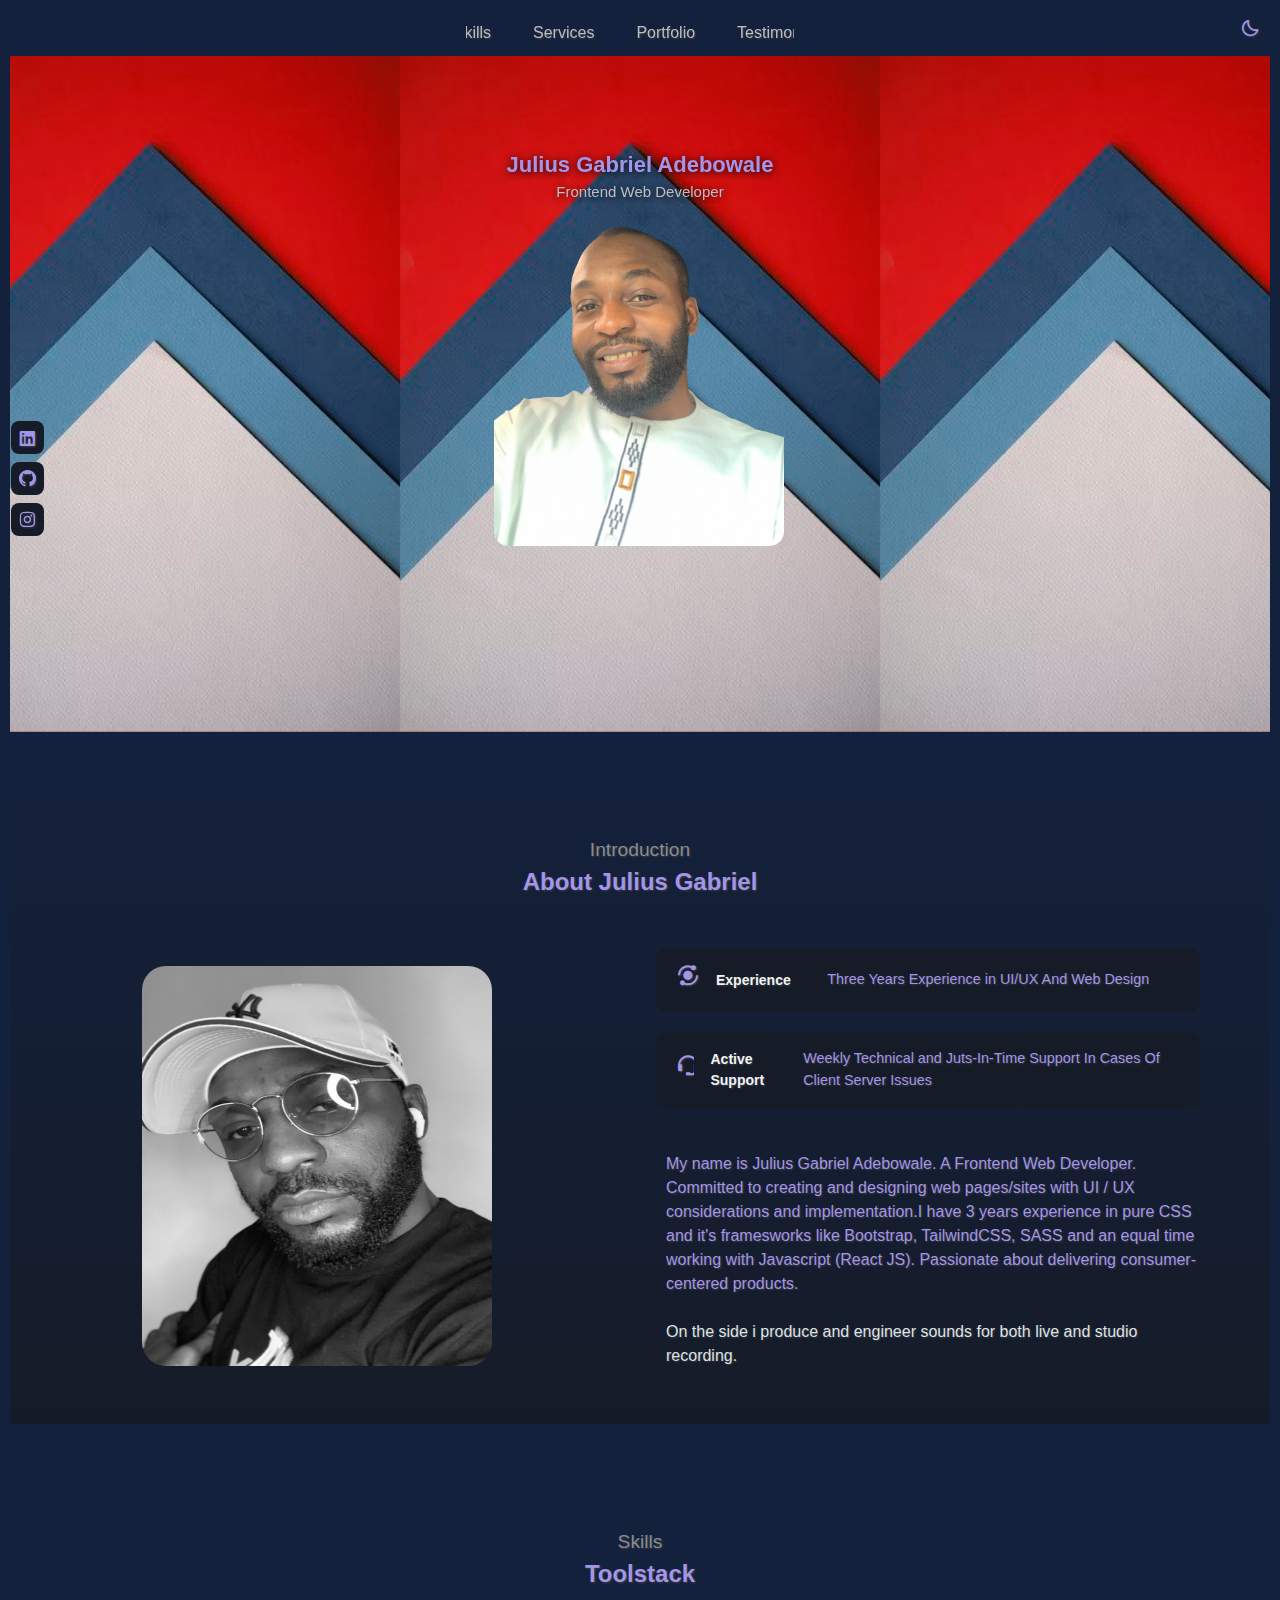
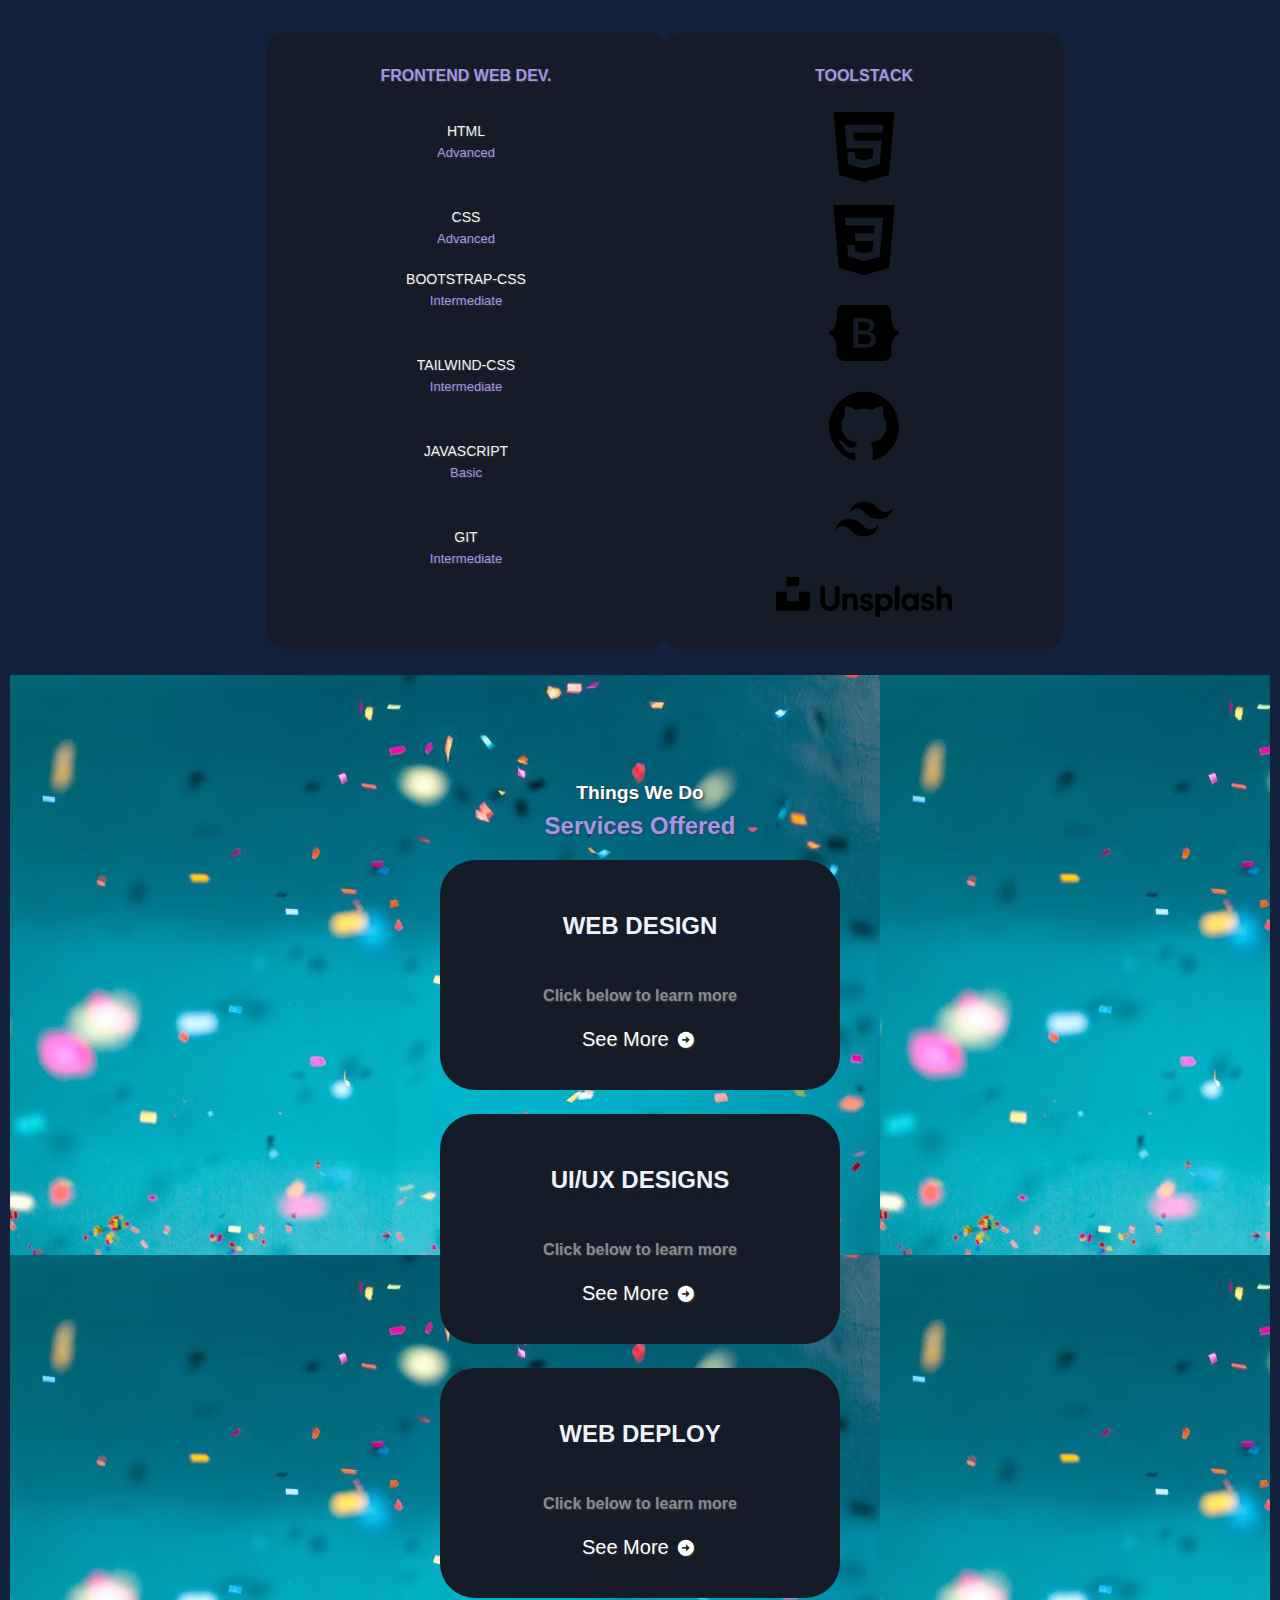
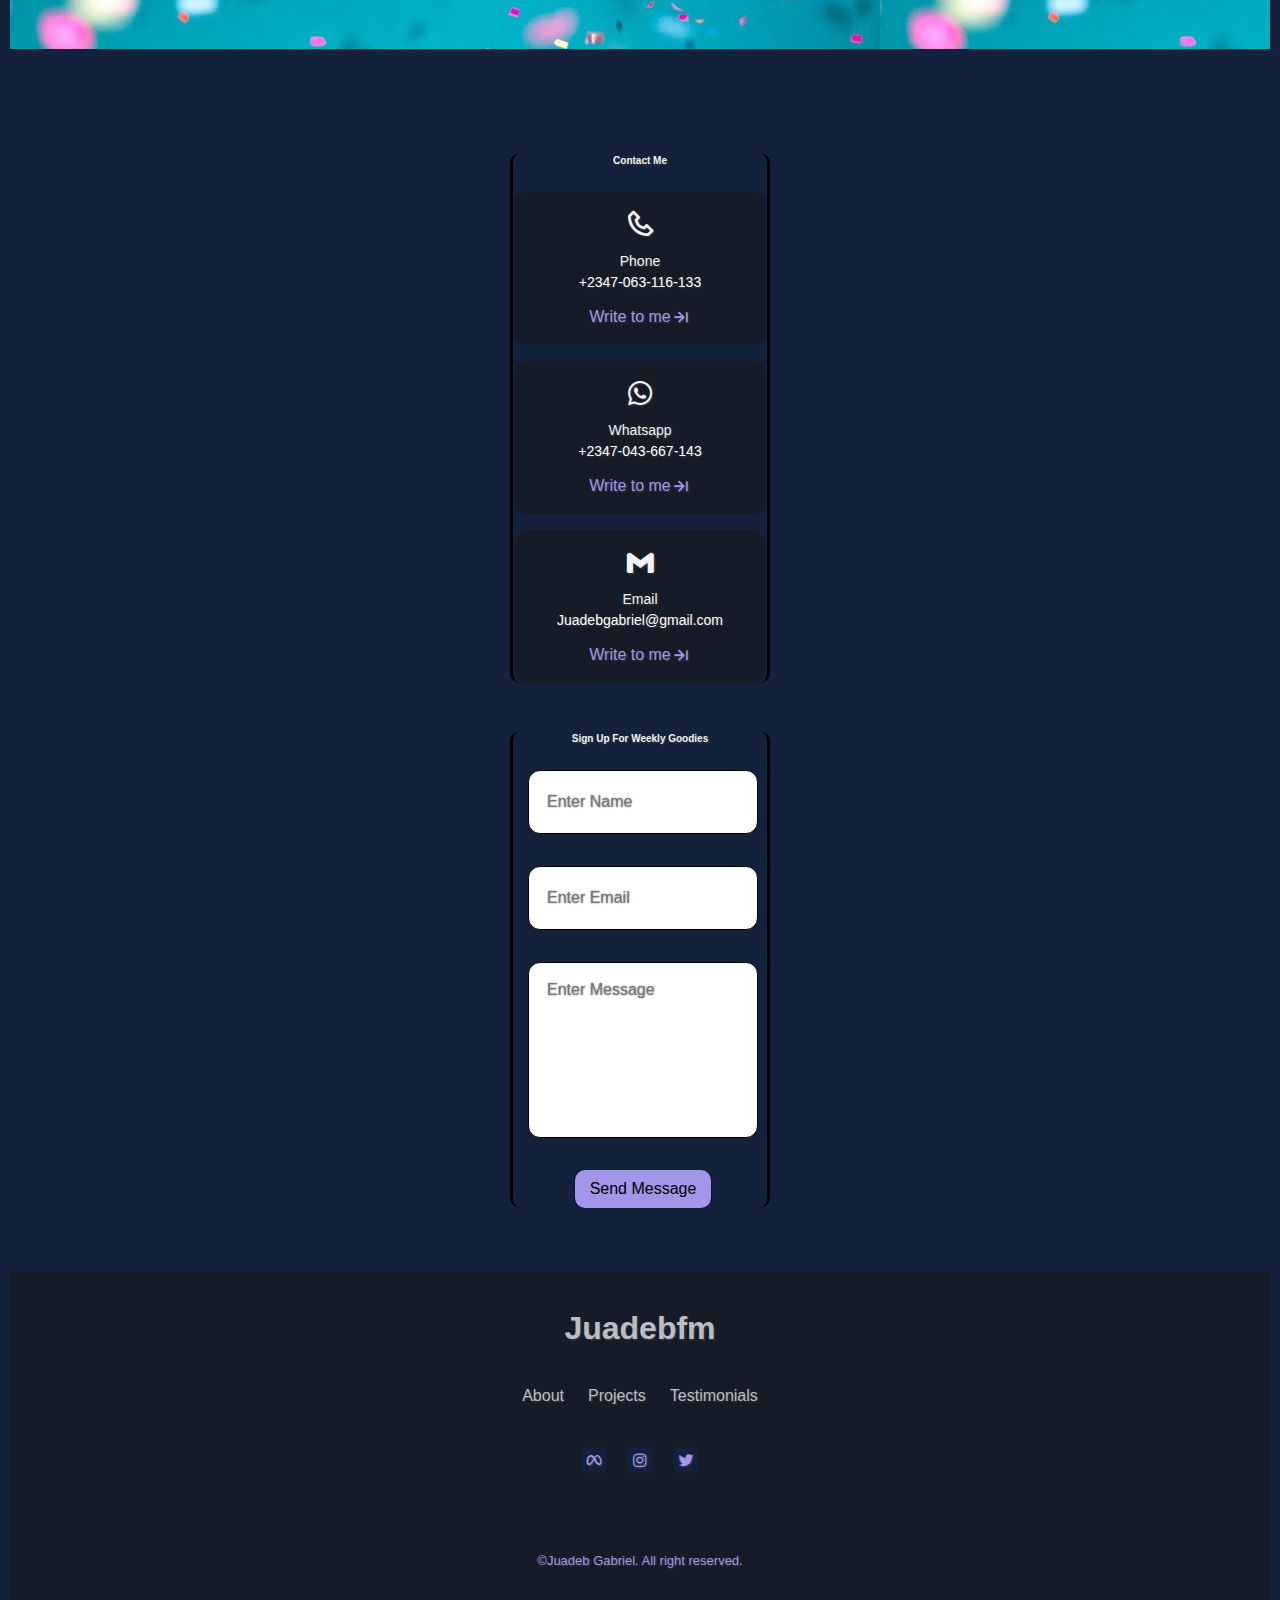
<file: 230622/index.html>
<!DOCTYPE html>
<html lang="en">
<head>
    <meta charset="UTF-8">
    <meta http-equiv="X-UA-Compatible" content="IE=edge">
    <meta name="viewport" content="width=device-width, initial-scale=1.0">
    <title>Juadebfm</title>
    <!-- SWIPER CSS LINKED BELOW -->
    <link
    rel="stylesheet"
    href="https://unpkg.com/swiper@8/swiper-bundle.min.css"/>
    <!-- LINK CSS FILE BELOW -->
    <link rel="stylesheet" href="/230622/CSS/style.css">
    <!-- SHORTCUT ICON LINK -->
    <link rel="shortcut icon" href="/230622/img/favicon.png">
    <!-- IMPORTED BOXICONS FOR ICONS AND DIALS -->
    <link href='https://unpkg.com/boxicons@2.1.2/css/boxicons.min.css' rel='stylesheet'>
</head>
<body>
<!--HEADER & NAV SECTION-->
<header class="header" id="header">
    <nav class="nav container">
           <a href="#" 
           class="nav-logo">
           <img src="/230622/img/logo.png" 
           class="nav-logo-icon" 
           alt="logo"> 
           <h1 class="nav-logo-tag">Juadebfm</h1> 
           </a>
       
<!-- ------------------------------------------------------------NAV LINKS------------------------------------------------- -->
           <div class="nav-menu">
              <ul class="nav-list">

                    <li class="nav-item">
                        <a href="#home" class="nav-link active-link">
                            Home
                        </a>
                    </li>

                    <li class="nav-item">
                        <a href="#about" class="nav-link">
                            About
                        </a>
                    </li>

                    <li class="nav-item">
                        <a href="#skills" class="nav-link">
                            Skills
                        </a>
                    </li>

                    <li class="nav-item">
                        <a href="#services" class="nav-link">
                            Services
                        </a>
                    </li>

                    <li class="nav-item">
                        <a href="#portfolio" class="nav-link">
                            Portfolio
                        </a>
                    </li>

                    <li class="nav-item">
                        <a href="#testimonial" class="nav-link">
                            Testimonials
                        </a>
                    </li>

                    <li class="nav-item">
                        <a href="#contact" class="nav-link">
                            Contact
                        </a>
                    </li>
                </ul>
           </div>
<!-- HAMBURGER -->
                  
<!-- DARK/LIGHT MODE THEME TOGGLE ICON -->
            <i  class='bx bx-moon change-theme' id="theme-button"></i>
    </nav>
</header>
<hr>

<!-- ################################################MAIN SECTION MARKUP STARTS BELOW##################################### -->
<main class="main">
<!-- --------------------------------------------------------------HOME SECTION--------------------------------------------- -->
    <section class="home section" id="home">
        <div class="home-container container grid">
            <div class="home-content">
                <span class="home-greetings">Hello, I'm</span>
                <h1 class="home-name">Julius Gabriel Adebowale</h1>
                <h3 class="home-education">Frontend Web Developer</h3>

                <div class="home-buttons">
                    <a download="" href="/230622/downloads/mysimpelcv.docx" 
                    class="button">
                        Download CV
                    </a>
                    
                </div>
            </div>
            <!-- HOME IMAGE/HERO IMAGE -->
            <div class="home-handle">
                <img 
                src="/230622/img/fmm.png" 
                alt="Designer's picture">
            </div>
            <!-- HOME SOCIAL LINKS  -->
            <div class="home-social">
                <a href="https://www.linkedin.com/" target="_blank" class="home-social-link">
                    <i class='bx bxl-linkedin-square'></i>
                </a>
                <a href="https://github.com/" target="_blank" class="home-social-link">
                    <i class='bx bxl-github'></i>
                </a>
                <a href="https://www.instagram.com/" target="_blank" class="home-social-link">
                    <i class='bx bxl-instagram'></i>
                </a>
            </div>

            <a href="/230622/About.html" target="_blank" class="home-scroll">
                   <span class="home-scroll-name">Brief History Of Juadeb</span>
            </a>
        </div>
    </section>

    
<!-- ------------------------------------------------------------ABOUT ME SECTION------------------------------------------- -->
    <section class="about section" id="about">
        <span class="section-subtitle">Introduction</span>
        <h2 class="section-title">About Julius Gabriel</h2>
        <br>

        <div class="about-container container grid">
            <img src="/230622/img/fm.jpg" alt="" class="about-image">

            <div class="about-content">
                <div class="about-info">
                   
                    <div class="about-box">
                        <i class='bx bxs-analyse about-icon'></i>
                        <h3 class="about-title">Experience</h3> &nbsp;
                        <span class="about-subtitle">Three Years Experience in UI/UX And Web Design</span>
                    </div>
                    <div class="about-box">
                        <i class='bx bx-support about-icon'></i>
                        <h3 class="about-title">Active Support</h3>
                        <span class="about-subtitle">Weekly Technical and Juts-In-Time Support In Cases Of Client Server Issues</span>
                    </div>
                </div>


                <p class="about-description">My name is Julius Gabriel Adebowale. A Frontend Web Developer. Committed to creating and designing web pages/sites with UI / UX considerations and implementation.I have 3 years experience in pure CSS and it's framesworks like Bootstrap, TailwindCSS, SASS and an equal time working with Javascript (React JS). Passionate about delivering consumer-centered products. <br>
                  <br><span style="color: #dee2e6;" >  On the side i produce and engineer sounds for both live and studio recording. </span>    
                </p>

                <a href="#contact" class="a-button" >Contact Me</a>
            </div>
        </div>
    </section>  
<!--------------------------------------------------------------------SKILLS------------------------------------------------ -->
    <section class="skills section" id="skills">
        <span class="section-subtitle">Skills</span>
        <h2 class="section-title">Toolstack</h2>

        <br>
        <div class="skills-container container grid">
            <!-- Skills Content Container -->
            <div class="skills-content">
                <h3 class="skills-title">
                    FRONTEND WEB DEV.
                </h3>
                <div class="skills-box-a">
                    <!-- skills group container-->
                    <!-- Skill group 1 -->
                    <div class="skills-grouping">

                        <div class="skills-data-a">
                            <i class='bx bx-check-shield'></i>
                            <div>
                                <h3 class="skills-name">HTML</h3>
                                    <span class="skills-level">Advanced</span>
                            </div>
                        </div>

                        <div class="skills-data-a">
                            <i class='bx bx-check-shield'></i>
                            <div>
                                <h3 class="skills-name">CSS  </h3>
                                    <span class="skills-level">Advanced</span>
                               
                            </div>
                        </div>

                    </div>
                    <!-- Skill group 2 -->
                    <div class="skills-grouping">

                        <div class="skills-data-a">
                            <i class='bx bx-check-shield'></i>
                            <div>
                                <h3 class="skills-name">BOOTSTRAP-CSS</h3>
                                    <span class="skills-level">Intermediate</span>
                                
                            </div>
                        </div>

                        <div class="skills-data-a">
                            <i class='bx bx-check-shield'></i>
                            <div>
                                <h3 class="skills-name">TAILWIND-CSS</h3>
                                    <span class="skills-level">Intermediate</span>
                               
                            </div>
                        </div>

                        <div class="skills-data-a">
                            <i class='bx bx-check-shield'></i>
                            <div>
                                <h3 class="skills-name">JAVASCRIPT</h3>
                                    <span class="skills-level">Basic</span>
                                
                            </div>
                        </div>
                        
                        <div class="skills-data-a">
                            <i class='bx bx-check-shield'></i>
                            <div>
                                <h3 class="skills-name">GIT</h3>
                                    <span class="skills-level">Intermediate</span>
                               
                            </div>
                        </div>

                        <!-- <div class="skills-data-a">
                            <i class='bx bx-check-shield'></i>
                            <div>
                                <h3 class="skills-name"> React</h3>
                                    <span class="skills-level">Basic</span>
                               
                            </div>
                        </div> -->

                    </div>
                </div>
            </div>
<!-- FRAMEWORK ICONS -->
            <div class="skills-content">
                <h3 class="skills-title">
                    TOOLSTACK
                </h3>
                <div class="skills-box">
                    <div class="skills-groupingg">

                        <div class="skill-data">
                            <div class="col-lg-2 col-md-3 col-6">
                                <img 
                                class="skill-toolc"
                                src="/230622/img/html5.svg"  alt="">
                            </div>
                            <div class="col-lg-2 col-md-3 col-6">
                                <img 
                                class="skill-toolc"
                                src="/230622/img/css3.svg" alt="">
                            </div>
                            <div class="col-lg-2 col-md-3 col-6">
                                <img 
                                class="skill-toolc"
                                src="/230622/img/bootstrap.svg" alt="">
                            </div>
                            <div class="col-lg-2 col-md-3 col-6">
                                <img 
                                class="skill-toolc"
                                src="/230622/img/github.svg" alt="">
                            </div>
                            <div class="col-lg-2 col-md-3 col-6">
                                <img 
                                class="skill-toolc"
                                src="/230622/img/tailwind-css.svg" alt="">
                            </div>
                            <div class="col-lg-2 col-md-3 col-6">
                                <img 
                                class="skill-tool"
                                src="/230622/img/Unsplash.svg" alt="">
                            </div>
                        </div>

                    </div>
                </div>
            </div>
        </div>
    </section>
<!-- ------------------------------------------------------------SERVICES OFFERED------------------------------------------- -->
    <section class="services section" id="services">
      <span 
      style="color:white; font-weight:bold;"
      class="section-subtitle">Things We Do</span>
      <h2 class="section-title">
        Services Offered
      </h2>

      <div class="services-container container">

        <div class="services-card">
            <h3 class="services-title">WEB DESIGN</h3>
            <h2 class="services-title-b">Click below to learn more</h2>

            <span class="services-button">
                See More <i class='bx bxs-right-arrow-circle services-icon'></i>
            </span>

            <div class="services-mod">
                <div class="services-mod-content">
                    <i class='bx bx-window-close services-mod-close' ></i>

                    <h3 class="services-mod-title">WEB DESIGN</h3>
                    <p class="services-mod-info">Responsive web design using popular frameworks.</p>
                    
                    <ul class="services-mod-list">
                        
                        <li class="services-mod-item">
                            <i class='bx bx-check-square services-mod-icon'></i>
                            <p class="services-mod-inf">
                             Design and deployment of website.
                            </p>
                        </li>

                        <li class="services-mod-item">
                            <i class='bx bx-check-square services-mod-icon'></i>
                            <p class="services-mod-inf">
                            Creating responsive and accessible user experience.
                            </p>
                        </li>

                        <li class="services-mod-item">
                            <i class='bx bx-check-square services-mod-icon'></i>
                            <p class="services-mod-inf">
                            Design of brand and company logos.
                            </p>
                        </li>

                        <li class="services-mod-item">
                            <i class='bx bx-check-square services-mod-icon'></i>
                            <p class="services-mod-inf">
                            Client/server link and management.
                            </p>
                        </li>
                       
                    </ul>
                </div>
            </div>
        </div>

        <div class="services-card">
            <h3 class="services-title">UI/UX DESIGNS</h3>
            <h2 class="services-title-b">Click below to learn more</h2>

            <span class="services-button">
                See More <i class='bx bxs-right-arrow-circle services-icon'></i>
            </span>

            <div class="services-mod">
                <div class="services-mod-content">
                    <i class='bx bx-window-close  services-mod-close' ></i>

                    <h3 class="services-mod-title">UI/UX DESIGNS</h3>
                    <p class="services-mod-info">Designing user interface and experience from wireframes produce to taste.</p>
                    
                    <ul class="services-mod-list">
                        
                        <li class="services-mod-item">
                            <i class='bx bx-check-square services-mod-icon'></i>
                            <p class="services-mod-inf">
                             Design and deployment of website.
                            </p>
                        </li>

                        <li class="services-mod-item">
                            <i class='bx bx-check-square services-mod-icon'></i>
                            <p class="services-mod-inf">
                            Creating responsive and accessible user experience.
                            </p>
                        </li>

                        <li class="services-mod-item">
                            <i class='bx bx-check-square services-mod-icon'></i>
                            <p class="services-mod-inf">
                            Design of brand and company logos.
                            </p>
                        </li>

                        <li class="services-mod-item">
                            <i class='bx bx-check-square services-mod-icon'></i>
                            <p class="services-mod-inf">
                            Client/server link and management.
                            </p>
                        </li>
                       
                    </ul>
                </div>
            </div>
        </div>

        <div class="services-card">
            <h3 class="services-title">WEB DEPLOY</h3>
            <h2 class="services-title-b">Click below to learn more</h2>

            <span class="services-button">
                See More <i class='bx bxs-right-arrow-circle services-icon'></i>
            </span>

            <div class="services-mod">
                <div class="services-mod-content">
                    <i class='bx bx-window-close  services-mod-close' ></i>

                    <h3 class="services-mod-title">WEB DEV.</h3>
                    <p class="services-mod-info">Developing scalable web designs and the front and back end technologies.</p>
                    
                    <ul class="services-mod-list">
                        
                        <li class="services-mod-item">
                            <i class='bx bx-check-square services-mod-icon'></i>
                            <p class="services-mod-inf">
                             Using frameworks like BootsrapCSS, TailwindCSS to design the user interface of the website.
                            </p>
                        </li>

                        <li class="services-mod-item">
                            <i class='bx bx-check-square services-mod-icon'></i>
                            <p class="services-mod-inf">
                            Using minimal javascript to implement responsive user experience
                            </p>
                        </li>

                        <li class="services-mod-item">
                            <i class='bx bx-check-square services-mod-icon'></i>
                            <p class="services-mod-inf">
                            Create documentation for codes.
                            </p>
                        </li>

                        <li class="services-mod-item">
                            <i class='bx bx-check-square services-mod-icon'></i>
                            <p class="services-mod-inf">
                            Scalable and bug free web and cloud apps
                            </p>
                        </li>
                       
                    </ul>
                </div>
            </div>
        </div>
      </div>
    </section>
<!-- --------------------------------------------------------------WORK SECTION--------------------------------------------- -->
    <section class="work section" id="portfolio">
        <span class="section-subtitle">My Portfolio</span>
        <h2 class="section-title">Recent Works</h2><br><br>

        
        <div class="work-container swiper">
            <div class="swiper-wrapper">

            <div class="work-card swiper-slide">
                
                    <img src="/230622/img/webdev.png" 
                    style="width: 300px;" 
                    alt="" 
                    class="work-img">
                

                <div class="work-word">
                    <h3 class="work-title">Web Dev</h3>

                    <a href="https://sage-moxie-14b69c.netlify.app/" 
                    target="_blank" 
                    class="work-button"> Click Here <i class='bx bxs-chevrons-right'></i>
                    </a>
                </div>  
            </div>

            <div class="work-card swiper-slide">
                
                    <img src="/230622/img/appdev.png" 
                    alt="" 
                    style="width: 300px;" 
                    class="work-img">
                
                <div class="work-word">
                    <h3 class="work-title">App Dev</h3> 

                    <a href="https://sage-moxie-14b69c.netlify.app/" 
                    target="_blank" 
                    class="work-button">Click Here 
                    <i class='bx bxs-chevrons-right'></i>
                    </a>
                </div>
            </div>

            <div class="work-card swiper-slide">
                
                    <img src="/230622/img/8x5 (1).png" 
                    alt="" 
                    style="width: 300px;" 
                    class="work-img">
                
                <div class="work-word">
                    <h3 class="work-title">SW Dev.</h3> 

                    <a href="https://sage-moxie-14b69c.netlify.app/"  
                    target="_blank" 
                    class="work-button"> Click Here 
                    <i class='bx bxs-chevrons-right'></i>
                    </a>
                </div>
            </div>

            <div class="work-card swiper-slide">
                
                    <img src="/230622/img/8x5 (2).png" 
                    alt="" 
                    style="width: 300px;" 
                    class="work-img">
                
                <div class="work-word">
                    <h3 class="work-title">Game Dev</h3>

                    <a href="https://sage-moxie-14b69c.netlify.app/" 
                    target="_blank" 
                    class="work-button">Click Here
                    <i class='bx bxs-chevrons-right'></i>
                    </a>
                </div>
            </div>

            <div class="work-card swiper-slide">
                
                    <img src="/230622/img/8x5.jpg" 
                    alt="" 
                    style="width: 300px;" 
                    class="work-img">
                
                <div class="work-word">
                    <h3 class="work-title">Fin. App</h3> 

                    <a href="https://sage-moxie-14b69c.netlify.app/" 
                    target="_blank" 
                    class="work-button"> Click Here 
                    <i class='bx bxs-chevrons-right'></i>
                    </a>
                </div> 
            </div>
          </div>
          <br>
          <br>
        <div class="swiper-pagination"></div>
        </div>
    </section>
<!-- ----------------------------------------------------------TESTIMONIALS SECTION ------------------------------------------->
    <section class="testimonial section" id="testimonial">
        <span class="section-subtitle">Reviews</span>
        <h2 class="section-title">Testimonials</h2>
        <br>

        <div class="testimonial-container container swiper">
            <div class="swiper-wrapper">

                <div class="testimonial-card swiper-slide">
                    <img src="/230622/img/yoin.png" alt="" class="testimonial-img">
                    <h3 class="testimonial-name">Oyin</h3>
                    <p class="testimonial-info">&nbsp; "He is capable of tolerating people and gives 100 percent to work. He's skilled in technical content writing, social media content, and assessments of my sketch plans. I'm setting up a budget to develop a website for my business this year and I've been blown away by the flexibility of his prices."</p>
                </div>

                <div class="testimonial-card swiper-slide">
                    <img src="/230622/img/subhash.jpg" alt="" class="testimonial-img">
                    <h3 class="testimonial-name">Subhash</h3>
                    <p class="testimonial-info"> &nbsp;"Good team player and web designer, all aspects of the projects in provided bootcamps were followed through and well implemented with the perfect end products in mind. He asks the most intelligent question and might throw you as a tutor off if you're not well prepared for his questions. Great guy." </p>
                </div>

                <div class="testimonial-card swiper-slide">
                    <img 
                    src="/230622/img/Bhavik.jpg" 
                    alt="" 
                    class="testimonial-img">
                    <h3 class="testimonial-name">Bhavik</h3>
                    <p class="testimonial-info"> &nbsp;"All aspects of the projects in the provided boot camps were followed through and well implemented with the perfect end products in mind. Vast knowledge of frontend dev. He asks the most intelligent questions and might throw you as a tutor off if you're not well prepared for his questions. Great guy."</p>
                </div>
            </div>
            <br>
            <div class="swiper-pagination"></div>
        </div>
    </section>
<!-- -------------------------------------------------------------CONTACT SECTION --------------------------------------------->


    <section class="section contact" id="contact">
         <div class="contact-container container grid">
            

            <div class="contact-content">
                <h3 class="contact-title">Contact Me</h3>

                <div class="contact-info">
                    <div class="contact-card">
                        <i class='bx bx-phone contact-card-icon'></i>
                        <h3 class="contact-card-title">Phone</h3>
                        <span class="contact-card-inf">+2347-063-116-133</span>

                        <a href="#footer" class="contact-button">
                            Write to me <i class='bx bx-arrow-to-right contact-button-icon' ></i>
                        </a>
                    </div>

                    <div class="contact-card">
                        <i class='bx bxl-whatsapp contact-card-icon'></i>
                        <h3 class="contact-card-title">Whatsapp</h3>
                        <span class="contact-card-inf">+2347-043-667-143</span>

                        <a href="https://api.whatsapp.com/send?phone=+2347043667143&text=Hello, more information!" target="_blank" class="contact-button">
                            Write to me <i class='bx bx-arrow-to-right contact-button-icon' ></i>
                        </a>
                    </div>

                    <div class="contact-card">
                        <i class='bx bxl-gmail contact-card-icon'></i>
                        <h3 class="contact-card-title">Email</h3>
                        <span class="contact-card-inf">Juadebgabriel@gmail.com</span>

                        <a href="mailto:Juadebgabriel@gmail.com" target="_blank" class="contact-button">
                            Write to me <i class='bx bx-arrow-to-right contact-button-icon' ></i>
                        </a>
                    </div>

                </div>
            </div>
                
            <div class="contact-content">
                <h3 class="contact-title">Sign Up For Weekly Goodies</h3>
                <!-- CONTACT FORM -->
                <form action="" class="contact-form">
                    <div class="contact-form-container">
                        <label for="" class="contact-form-tag">Name</label>
                        <input type="text"  class="contact-form-entry"
                        placeholder="Enter Name">
                        <div class="contact-form-shadow"></div>
                    </div>

                    <div class="contact-form-container">
                        <label for="" class="contact-form-tag">Email</label>
                        <input type="email"  class="contact-form-entry"
                        placeholder="Enter Email">
                        <div class="contact-form-shadow"></div>
                    </div>

                    <div class="contact-form-container contact-form-area">
                        <label for="" class="contact-form-tag">Message</label>
                        <textarea class="contact-form-entry"  name="" id="" cols="30" rows="10"
                        placeholder="Enter Message"></textarea>
                        <div class="contact-form-shadow"></div>
                    </div>


                    <div>
                        <input type="submit" class="contact-form-submit" value="Send Message">
                    </div>
                </form>
            </div>
        </div>
    </section>
</main>
<!-- --------------------------------------------------------------FOOTER SECTION------------------------------------------- -->

<div class="footer-container container" id="footer">
    <h1 class="footer-title">Juadebfm</h1>

    <ul class="footer-list">
        <li>
            <a href="#about" class="footer-link">About</a>
        </li>
        <li>
            <a href="#work" class="footer-link">Projects</a>
        </li>
        <li>
            <a href="#testimonials" class="footer-link">Testimonials</a>
        </li>
    </ul>

    <ul class="footer-social">
        <a href="https://facebook.com/" target="_blank" class="footer-social-link">
            <i class='bx bxl-meta'></i>
        </a>
        <a href="https://instagram.com/" target="_blank" class="footer-social-link">
            <i class='bx bxl-instagram'></i>
        </a>
        <a href="https://twitter.com/" target="_blank" class="footer-social-link">
            <i class='bx bxl-twitter'></i>
        </a>
    </ul>

    <span class="footer-copy">
        &#169;Juadeb Gabriel. All right reserved.
    </span>
</div>
    


<!-- SWIPER JS SCRIPT LINK BELOW -->
<script src="https://unpkg.com/swiper@8/swiper-bundle.min.js"></script>
<!-- SCROLL -->
<script src="/230622/Js/scrollreveal.min.js"></script>

<!-- LINK MAIN JAVASCRIPT FILE HERE-->
<script src="/230622/Js/main.js"></script>
</body>
</html>
</file>
<file: 230622/CSS/style.css>
/* ===================================================INITIALIZATION SETTINGS BY JUADEB======================================================== */
*,
*::before,
*::after {
  box-sizing: border-box;
  padding: 0;
  margin: 0;
  overflow-x: hidden;
}
/* SETTING HTML SCROLLING BEHAVIOR */
html:focus-within {
  scroll-behavior: smooth;
}
/* REMOVE DEFAULT MARGIN */
body,
h1,
h2,
h3,
h4,
p,
figure,
blockquote,
dl,
dd {
  margin: 0;
}

/* REMOVE LIST BULLETPOINTS AND STYLING */

li,
ul[role='list'],
ol[role='list'] {
  list-style: none;
}

/*BODY TEXT STYLING AND TEXT_LINE HEIGHTS*/

body {
  min-height: 100vh;
  text-rendering: optimizeSpeed;
  text-shadow: 1px 1px 2px rgb(63, 62, 62);
  line-height: 1.5;
}

body,
button,
input,
textarea {
  font-family: var(--body-font);
  font-size: var(--normal-font-size);
}

body{
  background-color: #14213d;
  color: var(--body-color);
  border: none;
  transition: .4s;/*for light-theme*/
}

/* ANCHOR TAG TEXT_DECORATION */

a{
  text-decoration-skip-ink: auto;
  text-decoration: none;
}

/* INITIALIZE IMAGE AND PICTURES */

img,
picture {
  max-width: 100%;
  height: auto;

}

/* HEADING ELEMENT STYLING */

h1,h2,h3{
  color: var(--title-color);
  font-weight: var(--font-semibold);
}

/* CSS UTILITY CLASSES */

.container{
  max-width: 1450px;
  margin-left: .2rem;
  margin-right: .2rem;
}

/* GRID ELEMENTS */

.grid{
  display: grid;
  gap: 1.2rem;
}
.main{
  overflow: hidden;
}
.section{
  padding: 4.5rem 0 1rem;
  /* margin-bottom: 10px; */
}
.section-title,
.section-subtitle{
  text-align: center;
}
.section-title{
  font-size: var(--h2-font-size);
  color: var(--first-color);
  margin-bottom: 1rem;
}
.section-subtitle{
  display: block;
  font-size: var(--smaller-font-size);
  color: var(--text-color-alt);
}

/* REMOVES ANIMATIONS AND SCROLLS FOR USER PREFERENCES */
@media (prefers-reduced-motion: reduce) {
  html:focus-within {
   scroll-behavior: auto;
  }
/* ANIMATION UNIVERSAL SETTINGS  */
  *,
  *::before,
  *::after {
    animation-duration: 0.01ms !important;
    animation-iteration-count: 1 !important;
    transition-duration: 0.01ms !important;
    scroll-behavior: auto !important;
  }
}


/* .............................................................................GOOGLE FONTS */
@import url('https://fonts.googleapis.com/css2?family=Source+Sans+Pro:wght@400;600&display=swap');

/* VARIABLE DECLARATION */
:root {
  --header-height: 3.5rem;

/* COLOR */
  /* INIT */
--initial-hue: 250;
--sat: 66%;
--lig: 75%;
--final-hue: 219;
/* MAIN */
--first-color:hsl(var(--initial-hue), var(--sat), var(--lig)) ;
--first-color-alt:hsl(var(--initial-hue), var(--sat), 71%) ;
--title-color:hsl(var(--final-hue), 15%, 95%) ;
--text-color:hsl(var(--final-hue), 8%, 75%)  ;
--text-color-alt:hsl(var(--final-hue), 4%, 55%) ;
--body-color:#14213d;
--container-color:hsl(var(--final-hue), 32%, 12%) ;

/* SPECIAL ANIMATION BUTTON VARIABLES */
--first-button-color: hsl(var(--initial-hue), var(--sat), var(--lig));
--second-button-color: #fff;
--third-button-color: #000;
/* FONT FAMILY */
--body-font:'Source Sans Pro', sans-serif;

/* FONT SIZE */
--big-font-size: 1.75rem ;
--h1-font-size: 1.5rem;
--h2-font-size: 1.25rem;
--h3-font-size: 1rem;
--normal-font-size:0.938rem ;
--small-font-size: 0.813rem;
--smaller-font-size: 0.75rem;
--tiny-font-size: 0.625rem;

/* FONT WEIGHT */
--font-light:400;
--font-medium:500;
--font-semibold:600;
--font-bold:700;

/* Z-INDEX DISPLACEMENT */
--z-tooltip:10;
--z-fixed:100;
--z-modal:1000;
}


/* ========================================================MAIN MARKUP STYLING STARTS BELOW============================================= */


/* ................................................................HEADER & NAV........................................................ */
.header{
  position: fixed;
  top: 0;
  left: 0;
  width: 100%;
  background-color: var(--body-color);
  z-index: var(--z-fixed);
  backdrop-filter: blur(100px);
  transition: .4s;/*for light-theme*/
}

.nav{
  margin: 0;
  height: var(--header-height);
  display: flex;
  justify-content: space-between;
  align-items: center;
}


.nav-link{
  color: var(--text-color);
  font-size: 1rem;
  padding:  .3rem  1rem;
  border-radius: 5rem;
}


/* HOME ACTIVE LINK */
.active-link{
  /* background: linear-gradient(180deg,
              hsla(var(--initial-hue), var(--sat), var(--lig), 1),
              hsla(var(--initial-hue), var(--sat), var(--lig), .2)); */
  box-shadow: 0 0 16px hsla(var(--initial-hue), var(--sat), var(--lig), 1);
  color: var(--title-color);
  transition: .3s;
}
/* SCROLL BEYOND HOMEPAGE */
.scroll-header{
  box-shadow: 0 4px 4px rgba(80, 79, 79, 0.3);
}

/* .........................................................HOME SECTION STYLING............................................................ */

.home {
  background: url("/230622/img/home1.jpg");
  object-fit: cover;
  background-repeat: repeat-x;
  background-size: contain;
  background-position: center center;
  backdrop-filter: blur(px);
}

.home-container{
  position: relative;
  row-gap: 4.5rem;
  padding-top: 2rem;
}

.home-content{
  text-align: center;
}

.home-greetings,.home-education{
  font-size: var(--small-font-size);
  font-weight: var(--font-medium);
}

.home-greetings{
  display: block;
  font-size: 1.5rem;
  text-shadow: 0 1px 10px black;
  color: var(--title-color);
  margin-bottom: 0.25rem;
}
.home-education{
  color: var(--text-color);
  text-shadow: 0 1px 10px black;
  font-size: 1.1rem;
  font-weight: var(--font-medium);
  margin-bottom: 2.5rem;
}

.home-name{
  font-size: var(--big-font-size);
  text-shadow: 0 1px 10px black;
  color: var(--first-color);
  margin-top: 0;
}

.home-handle{
  justify-self: center;
  background: linear-gradient(180deg,
              hsla(var(--initial-hue), var(--sat), var(--lig), 0),
              hsla(var(--initial-hue), var(--sat), var(--lig), 0)
              );
  border-radius: 10rem 10rem 1rem 1rem;
  display: flex;
  align-items: flex-end;
  justify-content: center;
  overflow: hidden;
}

.home-buttons{
  display: flex;
  flex-wrap: nowrap;
  justify-content: center;
  align-items: center;
  gap: 1.5rem;
  color: #000;
}

.home-social,
.home-scroll{
  position: absolute;
}

.home-social{
  bottom: 5rem;
  left: 0;
  display: grid;
  row-gap: .5rem;
}

.home-social-link{
  width: max-content;
  background-color: var(--container-color);
  color: var(--first-color);
  padding: .3rem;
  border-radius: .5rem;
  display: flex;
  font-size: 1rem;
  transition: .4s;
}

.home-social-link:hover{
  background-color: var(--first-color);
  color: #fff;
  transform: scale(1.1);
  transition: .3s ease-in-out;
}

.home-social::after{
  content: '';
  width: 32px;
  height: 2px;
  background-color: var(--container-color);
  transform: rotate(90deg) translate(16px, 3px);
}

.home-scroll{
  color: black;
  right: -5rem;
  bottom: 10rem;
  display: grid;
  row-gap: 4rem;
  justify-items: center;
  /* padding: 02rem; */
  }

.home-scroll-name{
  font-size: 1.1rem;
  transform: rotate(-90deg);
}

.home-scroll-name:hover{
background: var(--container-color);
color: var(--first-color);
text-shadow: 0px 0px var(--first-color);
padding: 10px 15px;
border-radius: 10px;
}

/* ..........................................................UNIVERSAL BUTTONS STYLE..... */
.button{
  font-size: 1rem;
  display: inline-block;
  background-color: var(--first-color);
  color: black;
  padding: .75rem 1rem;
  border-radius: .5rem;
  box-shadow: 0px 0px 2px black;
}

.button:hover{
  background-color: var(--first-color-alt);
  color: black; 
  font-weight: 700;
  transition: .2s ease-in;
  transform: scale(1.1);
}

/* .button-transparent{
  background-color: transparent;
  border: 2px solid var(--first-color);
  color: var(--first-color);
}
.button-transparent:hover{
  width: 20%;
  background-color: linear-gradient(var(--container-color), ) ;
  color: #fff;
  text-transform: uppercase;
  transition: .5s ease-in-out;
} */
/* .............................................................ABOUT SECTION STYLING........................................................... */
.about {
  background: linear-gradient(#14213d, var(--container-color));
}
.about-container{
  row-gap: 2.5rem;
}

.about-image{
  width: 220px;
  height: 400px;
  border-radius: 1.5rem;
  justify-self: center;
}

.about-content{
  text-align: center;
  color: var(--first-color);
}

.about-info{
  display: flex;
  align-items: center;
  justify-content: space-evenly;
  gap: .5rem;
  margin-bottom: 2rem;
  /* display: grid;
  grid-template-columns: repeat(3, 1fr);
  gap: .5rem;
  margin-bottom: 2rem; */
}

.about-box{
  background-color: var(--container-color);
  border-radius: .75rem;
  padding: .75rem .5rem;
}

.about-icon{
  font-size: 1.5rem;
  color: var(--first-color);
  margin-bottom: .5rem;
}

.about-title{
  font-size: var(--small-font-size);
}

.about-subtitle{
  font-size: var(--tiny-font-size);
}

.about-info{
  margin-bottom: 2rem;
}

.a-button{
  border: 0;
  outline: none;
  font-size: var(--normal-font-size);
  font-family: var(--body-font);
  padding: .875rem 1.5rem;
  margin: 10px 25px auto;
  color: var(--third-button-color);
  background-color: var(--first-button-color);
  cursor: pointer;
  transition: transform .3s;
}

.a-button:hover{
  color: var(--first-button-color);
  background-color: var(--container-color);
  transition: .5s ease-in;
}

/* ..............................................................SKILLS SECTION MARKUP.......................................................... */

.skills-container{
  row-gap: 2rem;
  padding-top: 1rem;
}

.skills-content{
  background-color: var(--container-color);
  padding: 1.5rem;
  border-radius: 1.25rem;
}

.skills-title{
  font-size: var(--normal-font-size);
  font-weight: 900;
  color: var(--first-color);
  text-align: center;
  margin-bottom: 1.5rem;
}

.skills-box{
  /* display: flex;
  justify-content: center;
  column-gap: 2.5rem; */
  
}

.skills-box-a{
  text-align: center;
  
}

.skills-grouping{
  display: flex;
  align-items: center;
  justify-content: center;
  flex-direction: column;
  row-gap: 1.5rem;
}

.skills-data-a{
  margin: 10px;
  display: flex;
  align-items: center;
  justify-content: space-between;
}

.skill-tool{
  height: 40px;
  margin-left: 1rem;
}
.skill-toolc{
  position: relative;
  left: 50%;
  -webkit-transform: translateX(-50%);
  -ms-transform: translateX(-50%);
  transform: translateX(-50%);
  height: 70px;
  margin-bottom: 1rem;
}

.skills .bx-check-shield{
  font-size: 1rem;
  display: none;
  margin-right: 10px;
  margin-left: auto;
  color: var(--first-color);
}

.skills-name{
  font: 100px;
  font-weight: var(--font-medium);
  line-height: 18px;
  /* border-radius: 12rem; */
}

.skills-level{
  font-size: 13px;
  color: var(--first-color);
}

/* ...........................................................SERVICES STYLING................................................................. */

.services {
  background: url("/230622/img/spark.jpg");
  margin-top: 10px;
}
.services-container{
  grid-template-columns: repeat(2, 1fr);
  gap: 1.5rem;
  padding-top: 1rem;
  margin-top: 0;
  margin-bottom: 35px;
  display: flex;
}

.services-card{
  background-color: var(--container-color);
  padding: 3rem 1.5rem 1.5rem;
  border-radius: 1rem;
  height: 230px;
  width: 350px;
  text-align: center;
}

.services-title{
  font-size: var(--h2-font-size);
  margin-bottom: 2.5rem;
  text-shadow: 1px 3px 3px #14213d;
  border: none;
}

.services-button{
  color: #fff;
  font-size: var(--normal-font-size);
  display: flex;
  align-items: center;
  justify-content: center;
  column-gap: .25rem;
  cursor: pointer;
}

.services-button:hover {
  transform: translateX(.75rem);
  color: #fff;
}

.services-icon:hover {
  transform: translateX(.75rem);
  color: #fff;
}

.services-icon{
  font-size: 1.2rem;
  padding: .2rem;
  transition: .4s;
}

.services-button{
  font-size: 20px;
}

.services-title-b{
  font-size: var(--normal-font-size);
  color: var(--text-color-alt);
  margin-bottom: 1rem;
}

.services-button:hover{
  color: var(--first-color);
  font-weight: 900;
  box-shadow: none;
}

/* ...........................................................SERVICES SPECIAL MOD (hidden list)............................................... */

.services-mod{
  position: fixed;
  inset: 0;
  background-color: hsla(var(--final-hue), 28%, 16%, .7);
  padding: 2rem 0;
  display: grid;
  place-items: center;
  visibility: hidden;
  opacity: 0;
  /* Hide */
  transition: .4s ease-out;
  z-index: var(--z-modal);
}

.services-mod-content{
  position: relative;
  background-color: var(--container-color);
  padding: 4.5rem 1.5rem 2.5rem;
  border-radius: 2rem;
}

.services-mod-title, .services-mod-info{
  text-align: center;
  color: var(--first-color);
  margin-top: 1rem;
  margin-bottom: 1rem;
}

.services-mod-title{
  font-size: var(--h3-font-size);
  color: var(--first-color);
  margin-bottom: 1rem;
}

.services-mod-item{
  display: flex;
  column-gap: -100px;
} 

.services-mod-inf{
  font-size: var(--small-font-size);
  color: var(--first-color);
  margin-bottom: 2rem;
  margin-left: 0;
  margin-right: 0;

}
.services-mod-list{
  column-gap: 0;
} 

.services-mod-icon{
  margin-right: 0;
  padding: 0 0;
  font-size: 1.2rem;
  color: var(--first-color);
}

.services-mod-close{
  font-size: 2rem;
  position: absolute;
  top: 1.5rem;
  right: 1.5rem;
  color: var(--first-color);
  cursor: pointer;
}

/* SERVICES ACTIVE MOD */
.active-mod{
  opacity: 1;
  visibility: visible;
}

/* .................................................................WORK PAGE STYLING.......................................................... */

.work-container{
  max-width: 90%;
  max-height: 75%;
  border-bottom: 3px solid #000;
  border-top: 3px solid #000; 
  border-radius: 10px; 
}

.work-card{
  background-color: var(--container-color);
  padding: 3rem 1.5rem 1.5rem;
  margin-top: 25px;
  border-radius: 1rem;
  width: 10px;
}

.work-img{
  margin-right: auto;
  padding: 0;
}

.work-word{
 font-size: var(--big-font-size);
 text-transform: uppercase;
 font-weight: bolder  ;
}

.work-title{
  font-size: var(--normal-font-size);
  font-weight: var(--font-medium);
  margin-bottom: .25rem;
  display: inline;

}

.work-button{
  color: var(--first-color);
  font-size: var(--normal-font-size);
  
}

.work-button:hover .work-icon{
  transform: translateX(.25rem);
}

.work-icon{
  font-size: 1rem;
  transition: .4s;
}

/* WHEN WORK OPTIONS ARE CLICKED */
.active-work{
  background-color: var(--first-color);
  color: var(--body-color);
}

/* ..............................................TESTIMONIAL SECTION STYLING................................................................. */

.testimonial-card{
  background-color: var(--container-color);
  padding: 1.25rem 1.5rem;
  border-radius: 1.5rem;
  margin-bottom: 2rem;
}
.testimonial-img{
  width: 60px;
  height: 60px;
  border-radius: 3rem;
  margin-bottom: 1rem;
}

.testimonial-name{
  font-size: var(--normal-font-size);
  font-weight: var(--font-medium);
  margin-bottom: .25rem;

}
.testimonial-info{
  font-size: var(--small-font-size);
  color: var(--first-color);
  font-style: italic;
  margin-bottom: 0;
}

/* PAGINATION BY SNIPER */
.swiper-pagination-bullet{
  background-color: var(--text-color-alt);
}
.swiper-pagination-bullet-active{
  background-color: var(--first-color);
}


/* .....................................................CONTACT SECTION STYLE.................................................................. */

.contact-container{
  row-gap: 3rem;
  padding-bottom: 3rem;
  display: flex;
  align-items: center;
  justify-content: space-between;
  column-gap: 10rem;
}

.contact-content {
  border-right: 3px solid #000;
  border-left: 3px solid #000;
  border-radius: 10px;
}


.contact-button {
  color: var(--first-color);
  display: flex;
  align-items: center;
  justify-content: center;
}

.contact-button-icon {
  font-size: var(--h3-font-size);
  top: 20px;
}

.contact-button:hover {
  color: #fff;
}

.contact-title{
  text-align: center;
  font-size: var(--h3-font-size);
  margin-bottom: 1.5rem;
}

.contact-info{
  display: grid;
  gap: 1rem;
  padding:0 15px;
}

.contact-card{
  background-color: var(--container-color);
  padding: 1rem;
  border-radius: .75rem;
  text-align: center;
}

.contact-card-icon{
  font-size: 2rem;
  color: var(--title-color);
  margin-bottom: .25rem;
}

.contact-card-title, .contact-card-inf{
  font-size: var(--small-font-size);
}

.contact-card-title{
  font-weight: var(--font-medium);

}

.contact-card-inf{
  display: block;
  margin-bottom: .75rem;
  color: #fff;
}

/* .....CONTACT FORM STYLING */
.contact-form {
  padding:0 15px;
}

.contact-form-container{
  position: relative;
  margin-bottom: 2rem;
  height: 4rem;
}

.contact-form-entry{
  position: absolute;
  top: 0;
  left: 0;
  width: 100%;
  height: 100%;
  border: 1px solid var(--text-color-alt);
  background: none;
  color: black;
  text-shadow: 0 0 2px gray;
  outline: none;
  border-radius: .75rem;
  z-index: 1;
}

.contact-form-area{
  height: 11rem;
}

.contact-form-area textarea{
  resize: none;
}


.contact-form-shadow{
  position: absolute;
  width: 100%;
  height: 100%;
  background-color:var(--first-color) ;
  border-radius: 1rem;
}

.contact-form-entry{
  position: absolute;
  border: 1px solid var(--third-button-color);
  background-color: var(--second-button-color);
  width: 100%;
  height: 100%;
  padding: 18px;
  transition: transform .3s;
}

.contact-form-entry::placeholder{
  transition: opacity .5s;
}

.contact-form-tag{
  position: absolute;
  z-index: 100;
  top: 16px;
  left: 20px;
  font-size: var(--smaller-font-size);
  font-weight: var(--font-semibold);
  transition: .2s;
  pointer-events: none;
  opacity: 0;
}

.contact-form-entry:focus::placeholder{
  opacity: 0;
  transition: .3s;
}

.contact-form-entry:focus{
  transform: translate(-8px, -8px);
  padding: 28px 18px 18px;
}

 /* .animate-button{
  background-color: white;
  width: 100%;
  border-radius: 5px;
} */

.contact-form-submit{
background: var(--first-color);
border: none;
box-shadow: 0 0 2px #000;
padding: 10px 15px;
border-radius: 10px;
}

.contact-form-submit:hover{
  transform: translateX(90px);
  transition: .5s ease-in;
}

.contact-img {
width: 100%;
}


/* ......................................................FOOTER STYLING.................................................................... */
.footer{
  background-color: var(--first-color);

}

.footer-container{
  padding: 2rem 0 6rem;
  max-width: 100%;
  background-color: var(--container-color);
}

.footer-title,
.footer-link{
  color: var(--text-color);
}

.footer-title{
  text-align: center;
  margin-bottom: 2rem;

}

.footer-list{
  display: flex;
  justify-content: center;
  column-gap: 1.5rem;
  margin-bottom: 2rem;
}

.footer-social{
  display: flex;
  justify-content: center;
  column-gap: 1.25rem;
}

.footer-social-link{
  background-color: var(--body-color);
  color: var(--first-color);
  padding: .25rem;
  border-radius: .25rem;
  font-size: 1.5rem;
  display: inline-flex;
}

.footer-social-link:hover{
  transform: scale(1.4);
  background-color: var(--first-color);
  color: white;
  transition: .4s ease-in-out;
}

.footer-copy{
  display: block;
  margin-top: 4.5rem;
  color: var(--first-color);
  text-align: center;
  font-size: var(--smaller-font-size);
}

/* ...............................................SCROLL BAR STYLING...................................................................... */
::-webkit-scrollbar{
  width: .6rem;
  border-radius: .5rem;
  background-color: hsl(var(--final-hue), 8%, 38%);
}

::-webkit-scrollbar-thumb{
  background-color: hsl(var(--final-hue), 8%, 26%);
  border-radius: .5rem;
}

::-webkit-scrollbar-thumb:hover{
  background-color: hsl(var(--final-hue), 8%, 21%);

}

/* ...........................................................THEME CHANGE.................................................................. */
.change-theme{
  font-size: 1.25rem;
  cursor: pointer;
  color: var(--first-color);

}
.change-theme:hover{
  transform: scale(1.1);
  transition: ease-out;
  color: red;
  transition: .3s;
}

/* THEME CHANGE COLOR VARIABLES */
body.light-theme{
  background-color: #adb5bd;
--title-color:hsl(var(--final-hue), 15%, 15%) ;
--text-color:hsl(var(--final-hue), 8%, 35%)  ;
--body-color:#ced4da ;
--container-color:#dee2e6 ;
}

/* LIGHT SCREEN SPECIAL STYLING */

.light-theme .section-subtitle {
  text-shadow: 0 1px 1px #000;
}

.light-theme .section-title {
  text-shadow: 0 1px 1px #000;
}

.light-theme .scroll-header{
  box-shadow: 0 2px 4px hsla(0, 0%, 1%, .1);
}

.light-theme .nav-menu{
  background-color: hsla(var(--final-hue), 32%, 90%, .8);
}

.light-theme .about {
  background: #adb5bd;
}

.light-theme .about-subtitle {
  color: #212529;
  text-shadow: none;
  font-weight: 600;
}

.light-theme .about-description {
  color: #212529;
  text-shadow: none;
  font-weight: 500;
}

.light-theme .a-button {
  background-color: #737877;
}

.light-theme .a-button:hover {
  background-color: #14213d;
}

.light-theme .about-title {
  text-shadow: none;
  font-weight: 600;
}

.light-theme .about-icon {
  color: #212529;
  text-shadow: none;
}

.light-theme .services-title {
  color: #212529;
  text-shadow: none;
  font-weight: 600;
}

.light-theme .services-title-b {
  color: #212529;
  text-shadow: none;
  font-weight: 600;
}

.light-theme .services-button {
  color: #212529;
  text-shadow: none;
  font-weight: 600;
} 

.light-theme .services-button:hover {
  color: #14213d;
  text-shadow: 0 0 1px #2e2f2f;
  font-weight: 600;
} 

.light-theme .skills-level {
  color: #212529;
}

.light-theme .skills-title {
  color: #212529;
}

.light-theme .home-social-link{
  box-shadow: 0 2px 8px hsla(var(--final-hue), 48%, 8%, .1);
}

.light-theme .home-social::after{
  background-color: var(--title-color);
}

.light-theme .home-social-link{
  color: var(--title-color);
}

.light-theme .home-scroll{
  color: var(--title-color);
}

.light-theme .home-education {
  text-shadow: 0 1px 1px #000;
  color: #dee2e6;
}

.light-theme .home-greetings {
  color: #dee2e6;
  text-shadow: 0 1px 1px #000;
}

.light-theme .button
.light-theme .button:hover
.light-theme .active-work{
  color: var(--title-color);
}

.light-theme .footer-social-link{
  color: var(--title-color);
}

.light-theme .footer-social-link:hover{
  transform: scale(1.2);
  transition: .4s ease-in-out;
}

.light-theme .footer-title{
  color: var(--title-color);
}
.light-theme .footer-link
{
  color: var(--title-color);
}
.light-theme .footer-copy{
  color: var(--title-color);
}

.light-theme .about-box{
  box-shadow: 0 2px 8px hsla(var(--final-hue), 48%, 8%, .1);
}

.light-theme .work-container{
  border-bottom: 5px solid #2e2f2f;
  border-top: 5px solid #2e2f2f; 
}

.light-theme .skills-content
.light-theme .services-card
.light-theme .work-card
.light-theme .testimonial-card
.light-theme .contact-card
{
  box-shadow: 0 2px 8px hsla(var(--final-hue), 48%, 8%, .1);
}

.light-theme::-webkit-scrollbar{
  background-color: #737877;
}

.light-theme::-webkit-scrollbar-thumb{
  background-color: #2e2f2f;
}

.light-theme::-webkit-scrollbar-thumb:hover{
  background-color: rgb(32, 31, 31);
  cursor: pointer;
}

.light-theme .contact-card-title{
  color: var(--title-color);
}

.light-theme .contact-form-tag{
  color: var(--title-color);
}

.light-theme .contact-button{
  color: var(--title-color);
  font-weight: var(--font-medium);
}

.light-theme .contact-form-shadow{
  background-color:var(--third-button-color) ;
}

.light-theme .animate-button{
  background-color: black;
}

.light-theme .contact-form-entry{
  background-color: white;
}

.light-theme .contact-title {
  color: #212529;
  text-shadow: 0 0 1px var(--first-color);
}

.light-theme .contact-card-title,
.light-theme .contact-card-icon,
.light-theme .contact-card-inf,
.light-theme .contact-button,
.light-theme.contact-button-icon,
.light-theme .footer-social-link,
.light-theme .footer-copy,
.light-theme .footer-social,
.light-theme .footer-link,
.light-theme .footer-title,
.light-theme .testimonial-info 
{
  color: #212529;
  text-shadow: 0 0 1px var(--first-color);
}



.light-theme .contact-content {
  border-right: 2px solid #212529;
  border-left: 2px solid #212529;
  border-radius: 10px;
}

/* ..................................................STYLING FOR DIFFERENT SCREEN SIZES...................................................... */
/* RESPONSIVENESS & MEDIA QUERIES */
@media screen and (min-width: 968px) {
  :root {
--big-font-size: 2.5rem ;
--h1-font-size: 2.25rem;
--h2-font-size: 1.5rem;
--h3-font-size: 1.25rem;
--normal-font-size:1rem ;
--small-font-size: 0.875rem;
--smaller-font-size: 0.813rem;
  }
}
/* **********************************************SMALL DEVICES***********************************************************************8 */
@media screen and (min-width: 280px){

  .nav-list{
    display: none;
  }

  .nav {
    margin-left: 10px;
    margin-right: 10px;
  }

  .nav-logo-icon{
    display: none;
  }

  .nav-logo-tag{
    font-size: 1rem;
  }

  .nav-menu{
    padding: 1rem 1.5rem;
  }
  .home {
    margin-top: 0;
    margin-bottom: 0;
  }

  .home-greetings {
    display: none;
  }

  .button {
    display: none;
  }

  .home-handle {
    /* display: none; */
    position: relative;
    bottom: 170px;
    right: 1px;
    width: 250px;
    margin-right: auto;
    margin-left: auto;
  }

  .home-scroll-name {
    display: none;
  }

  .home-social {
    bottom: 180px;
    left: 1px;
  }

  .home-social::after {
    display: none;
  }

  .home-name {
    font-size: 22px;
  }

  .home-education {
    font-size: 15px;
  }

  .about-info{
    grid-template-columns: repeat(2, 1fr);
  }

  .about-image {
    width: 300px;
    height: 300px;
  }

  .about-box {
    display: none;
  }

  .a-button {
    display: none;
  }

  .skills-box{
    column-gap: 1rem;
  }

  .skills-name{
    font-size: var(--small-font-size);
  }

.services-container {
  display: flex;
  flex-direction: column;
  align-items: center;
  justify-items: center;
}

.services-card {
  width: 270px;
  border-radius: 35px;
}

.services-mod {
  margin-right: 10px;
  margin-left: 10px;
}

.services-mod-icon {
  display: none;
}
 .contact{
    display: flex;
    justify-content: center;
    align-items: center;
  }
.testimonial {
  display: none;
}

.work {
  display: none;
}

.contact-container {
  display: flex;
  flex-direction: column;
}

.contact-title {
  font-size: 10px;
}

.contact-content {
  width: 260px;
}

.contact-form {
  width: 260px;
}

.footer-social-link {
  font-size: 18px;
}
}


/* ***********************************************MEDIUM DEVICES************************************************************************ */
@media screen and (min-width: 400px){
  .contact-content{
    display: block;
  }

  .nav-list{
    display: none;
  }

  .home-scroll-name {
    display: none;
  }

  .nav {
    margin-left: 10px;
    margin-right: 10px;
  }

  .nav-logo-tag {
    display: none;
  }

  .about-image {
    width: 400px;
    height: 400px;
  }

  .a-button {
    display: none;
  }

  .skill-tool {
    display: none;
  }

  .services-container {
    display: flex;
    flex-direction: column;
    align-items: center;
  }

  .services-mod-content {
    margin-left: 10px;
    margin-right: 10px;
  }

  .contact-container {
    display: flex;
    flex-direction: column;
  }

  .contact-content {
    border: none;
  }

  .contact-form-submit {
    display: block;
    margin-right: auto;
    margin-left: auto;
  }
}

@media screen and (min-width: 481px){
  .nav-list{
    display: none;
  }
  .animate-button{
    background-color: var(--third-button-color);
    width: 42%;
 }

 .contact-form-submit:hover .contact-form-submit:active {
  transform: translate(-6px, -6px);
}

.nav-logo{
  height: var(--header-height);
  display: flex;
  justify-content: space-between;
  align-items: center;
  column-gap: .5rem;
}

.nav-logo-icon{
  height: 30px;
  width: 30px;
}
.nav-logo-tag{
  font-size: 1.2rem;
}
/* .work-img{
  width: 240px;
} */
  .nav-menu{
    width: 328px;
    left: 0;
    right: 0;
    margin: 0 auto;
  }

  .about-info{
    grid-template-columns: repeat(3, 140px);
    justify-content: center;
  }

  .about-info{
    padding: 0 5rem;
  }

  .skills-container{
    justify-content: center;
  }

  .skills-content{
    padding: 2rem 4rem;
  }

  .services-container{
    grid-template-columns: repeat(2, 160px);
  }

  .services-mod-content{
    width: 500px;
    padding: 4.5rem 2.5rem 2.5rem;
  }

  .services-mod-inf{
    padding: 0 3.5rem;
  }

  .work-container{
    justify-content: center;
  }

  .contact-info{
    grid-template-columns: 300px;
    justify-content: center;
  }

  .contact-form{
    width: 360px;
    margin: 0 auto;
  }
}

@media screen and (min-width: 540px) {
  .contact-form {
    width: 260px;
  }

  .contact-card {
    width: 250px;
    margin-right:auto;
    margin-left: auto;
  }

  .contact-content {
    border-right: 3px solid #000;
    border-left: 3px solid #000;
    margin: auto 10px;
  }

  .services-card {
    width: 400px;
  }

  .skills-content {
    width: 400px;
  }

  .skill-tool{
    display: block;
    margin-right: auto;
    margin-left: auto;
  }

  .about-description {
    margin: auto 10px;
  }

  /* .home-scroll-name {
    display: block;
  } */

/* .nav-logo-icon {
  font-size: 10px;
}
.nav-logo-tag {
  color: #dee2e6;
} */
}



/* *************************************************LARGE DEVICES**************************************************************************** */
@media screen and (min-width: 1020px){

body {
    margin: 10px;
  }  
 
.skills {
  margin-top: 0px;
}

.section {
  margin-bottom: 0px;
}

.nav {
  padding-right: 20px;
  padding-left: 20px;
}

.nav-list{
    position: fixed;
    top: 0;
    left: -60%;
    margin-top: 9px;
    margin-bottom: 2px;
    display: flex;
    flex-direction: row;
    justify-content: space-between;
    align-items: center;
    gap: 10px;
  }

.contact-container{
    grid-template-columns: repeat(2, max-content);
    justify-content: center;
    column-gap: 3rem;
  }

.container{
    margin-left: auto;
    margin-right: auto;
  }

.section{
    padding: 6.5rem 0 1rem;
  }

.section-title{
    margin-bottom: 3.5rem;
  }
/* 
.nav{
    height: calc(var(--header-height));
  } */

.nav-logo{
    display: flex;
    flex-wrap: nowrap;
    align-items: center;
    justify-content: center;
    column-gap: .3rem;
  }

.nav-logo:hover{
    transform: scale(1.1);
    transition: .4s ease-out;
  }

.nav-logo-icon{
    height: 33px;
    width: 30px;
  }

.nav-logo-tag{
    font-size: 1.2rem;
  }

.home-handle{
    width: 290px;
    height: 400px;
  }

.home-img{
    width: 220px;
  }

.home-social-link{
    padding: .4rem;
    font-size: 1.25rem;
  }

.home-social::after{
    transform: rotate(90deg) translate(16px, 0);
  }

.home-scroll-icons{
    font-size: 2rem;
  }

.about-container{
    grid-template-columns: repeat(2, 1fr);
    align-items: center;
    column-gap: 2rem;
  }

.about-image{
    width: 350px;
  }

.about-content{
    text-align: left;
 }

.about-info{
    display: inline;
    margin-left: auto;
    margin-right: auto;
    margin-bottom: 1rem;
 }

.about-box{
    text-align: left;
    padding: 1rem 1.25rem;
    display: flex;
    justify-content: start;
    align-items: center;
    margin-right: 70px; 
    margin-bottom: 20px;
    column-gap: 1rem;
  }

.about-description{
    padding: 0 4rem 0 0;
    margin-bottom: 2.5rem;
  }

.about-subtitle{
  font-size: .9rem;
}


.a-button{
  border: 0;
  border-radius: 5px;
  outline: none;
  font-size: var(--normal-font-size);
  font-family: var(--body-font);
  /* justify-self: center; */
  padding: .875rem 1.5rem;
  color: var(--third-button-color);
  background-color: var(--first-button-color);
  cursor: pointer;
  transition: transform .3s;
}

.a-button:hover{
  color: var(--first-button-color);
  background-color: var(--container-color);
}

.skills-container{
    grid-template-columns: repeat(2, 350px);
    column-gap: 3rem;
  }

.work-container{
    gap: 3rem;
  }

  .work-title{
    margin-bottom: 1rem;
   }
   .testimonial-container{
    width: 1000px;
   }

   .testimonial-card{
    padding: 1.5rem 2rem ;
    height: 400px;
   }

.footer-social{
    font-size: 1.25rem;
    padding: .4rem;
    border-radius: .25rem;
   }
    
  .home-buttons{
    display: flex;
    flex-direction: row;
    flex-wrap: nowrap;
    justify-content: center;
    align-items: center;
    gap: 1.5rem;
  }
 
.section-subtitle{
    font-size: 1.2rem;
  }

  .about-info{
    column-gap: 2rem;
    margin-bottom: 1rem;
  }
  .section-title{
    margin-bottom: auto;
  }
 
}
</file>
